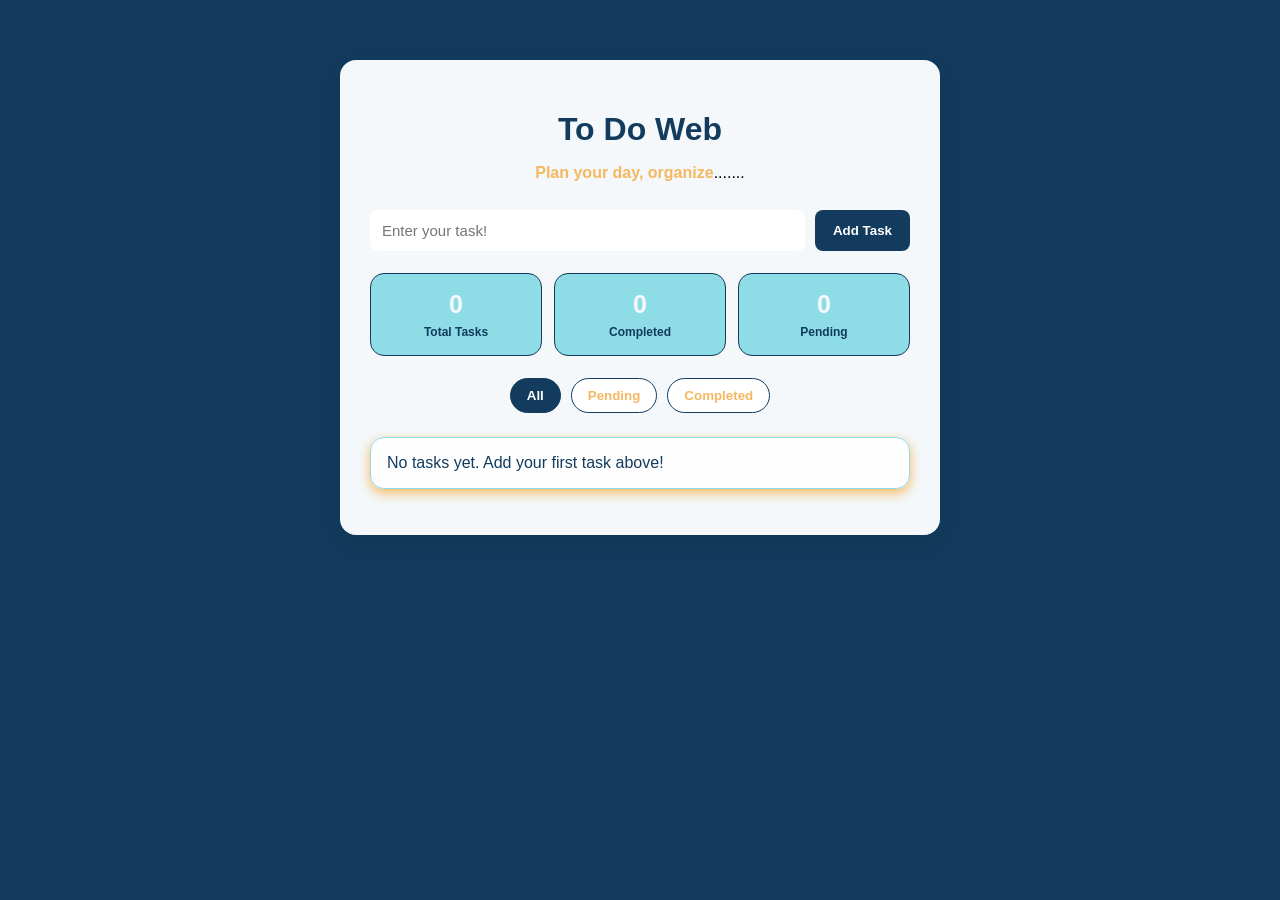
<file: index.html>
<!DOCTYPE html>
<html lang="en">
<head>
    <meta charset="UTF-8">
    <meta name="viewport" content="width=device-width, initial-scale=1.0">

    <title>To Do</title>
    <link rel="stylesheet" href="style.css">
</head>
<body>

    <div class="container">

    <h1>To Do Web</h1>
    <p class="subtitle" id="msg">
    </p>

    <div class="task-form">
        <input
            type="text"
            id="taskInput"
            placeholder="Enter your task!"
        >

        <button id="addTaskBtn">Add Task</button>
    </div>

    
<div class="task-stats">
    <div class="stat-card">
        <span class="stat-number" id="totalTasks">0</span>
        <span class="stat-label">Total Tasks</span>
    </div>

    <div class="stat-card">
        <span class="stat-number" id="completedTasks">0</span>
        <span class="stat-label">Completed</span>
    </div>

    <div class="stat-card">
        <span class="stat-number" id="pendingTasks">0</span>
        <span class="stat-label">Pending</span>
    </div>
</div>
    

<div class="task-filters">
    <button type="button" class="filter-btn active" data-filter="all">
        All
    </button>

    <button type="button" class="filter-btn" data-filter="pending">
        Pending
    </button>

    <button type="button" class="filter-btn" data-filter="completed">
        Completed
    </button>
</div>


    <ul id="taskList">
    </ul>

    </div>
    <script src="script.js"></script>
</body>
</html>
</file>
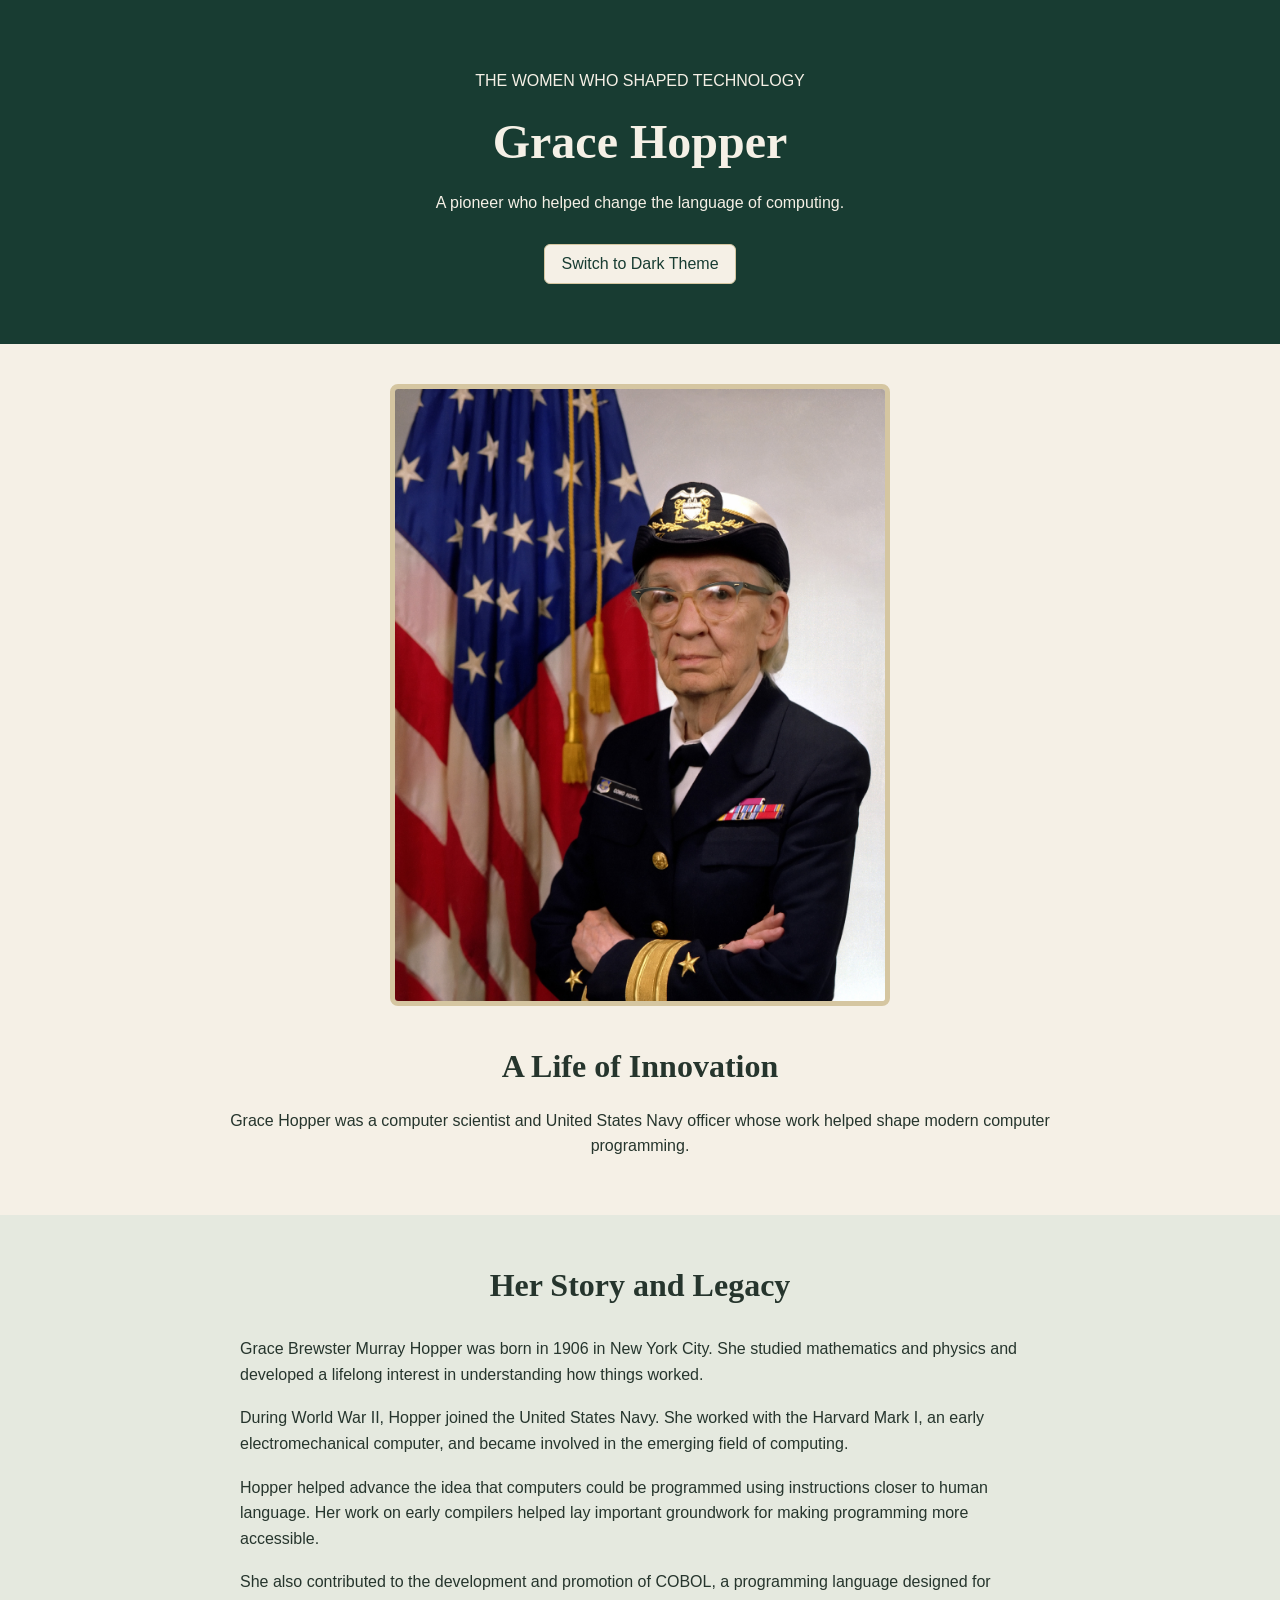
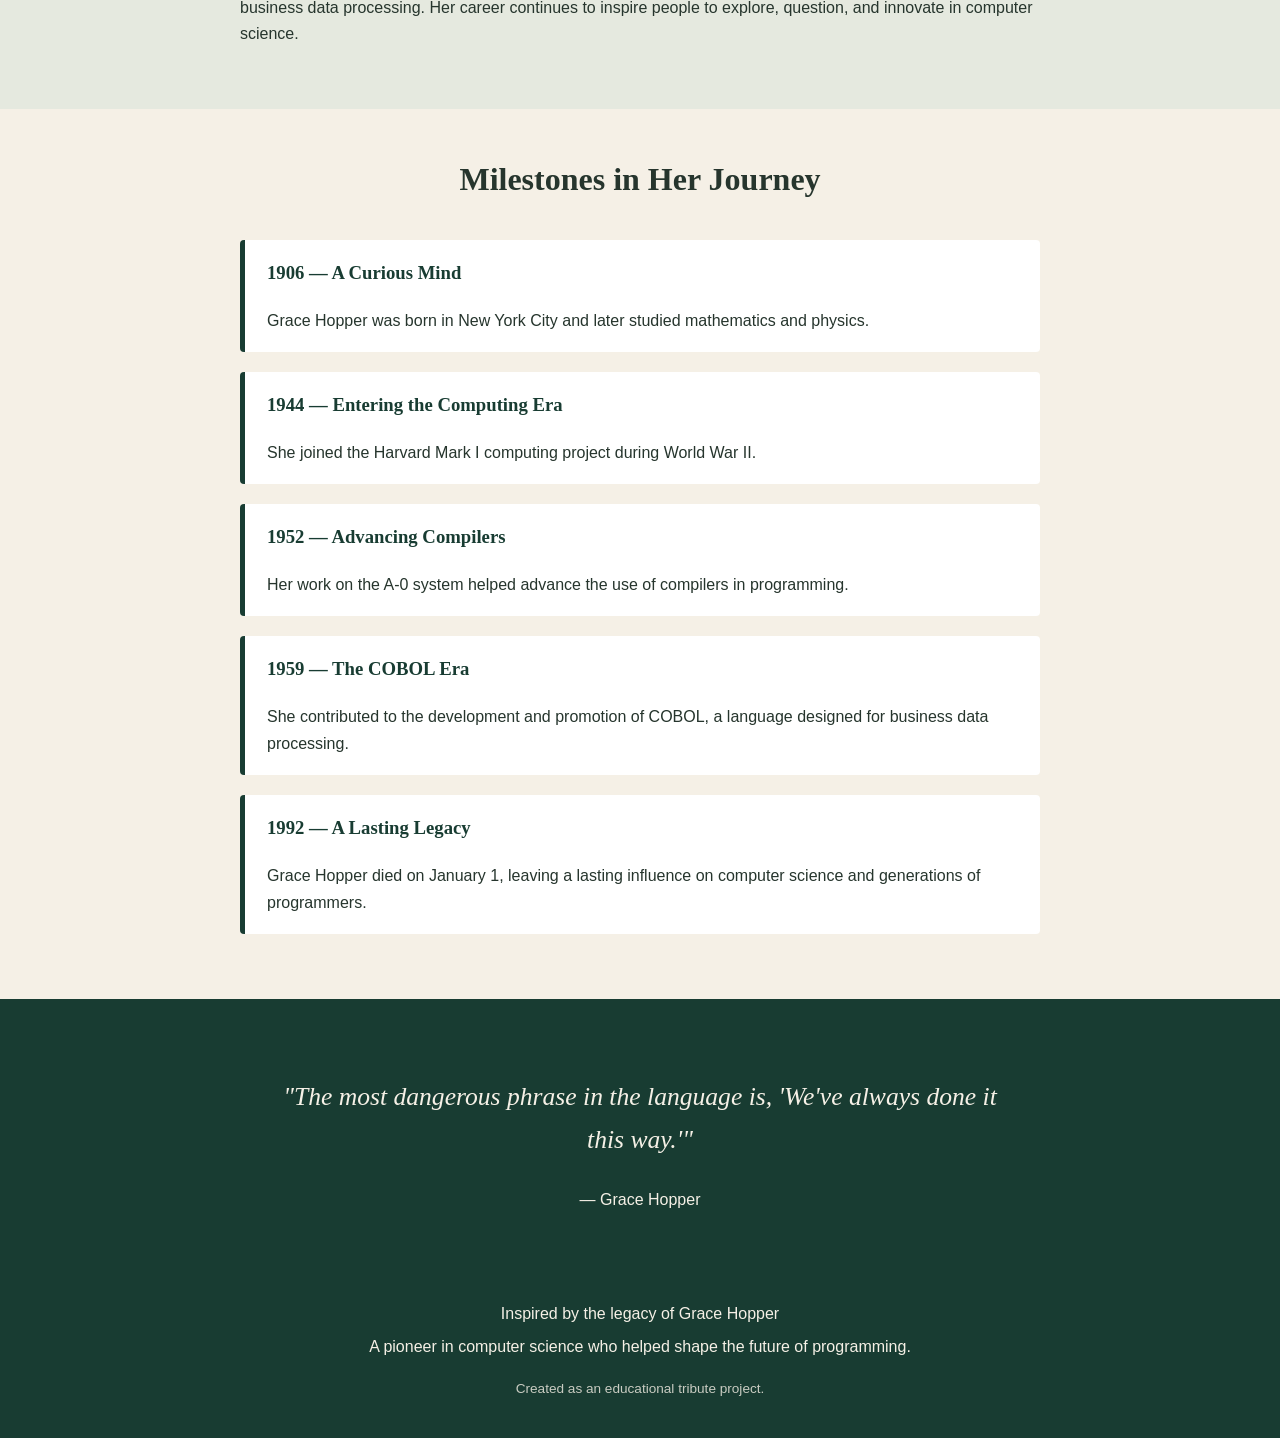
<file: WebDev-L2-Tribute Page/index.html>
<!DOCTYPE html>
<html lang="en">
<head>
    <meta charset="UTF-8">
    <meta name="viewport" content="width=device-width, initial-scale=1.0">
    <title>L2 Task2 Tribute Page</title>
    <link rel="stylesheet" href="style.css">
</head>
<body>

    <header>
        <p>THE WOMEN WHO SHAPED TECHNOLOGY</p>
        <h1>Grace Hopper</h1>
        <p>A pioneer who helped change the language of computing.</p>
        
        <button id="theme-toggle" type="button">
             Switch to Dark Theme
        </button>

    </header>

    <main>
        
<section class="intro">
    <img
        src="Grace_Hopper.jpg"
        alt="Portrait of Grace Hopper, computer science pioneer"
    >

    <h2>A Life of Innovation</h2>

    <p>
        Grace Hopper was a computer scientist and United States Navy
        officer whose work helped shape modern computer programming.
    </p>
</section>


<section class="biography">
    <h2>Her Story and Legacy</h2>

    <p>
        Grace Brewster Murray Hopper was born in 1906 in New York City.
        She studied mathematics and physics and developed a lifelong
        interest in understanding how things worked.
    </p>

    <p>
        During World War II, Hopper joined the United States Navy.
        She worked with the Harvard Mark I, an early electromechanical
        computer, and became involved in the emerging field of computing.
    </p>

    <p>
        Hopper helped advance the idea that computers could be programmed
        using instructions closer to human language. Her work on early
        compilers helped lay important groundwork for making programming
        more accessible.
    </p>

    <p>
        She also contributed to the development and promotion of COBOL,
        a programming language designed for business data processing.
        Her career continues to inspire people to explore, question,
        and innovate in computer science.
    </p>
</section>


<section class="achievements">
    <h2>Milestones in Her Journey</h2>

    <div class="timeline">

        <div class="timeline-item">
            <h3>1906 — A Curious Mind</h3>
            <p>
                Grace Hopper was born in New York City and later studied
                mathematics and physics.
            </p>
        </div>

        <div class="timeline-item">
            <h3>1944 — Entering the Computing Era</h3>
            <p>
                She joined the Harvard Mark I computing project during
                World War II.
            </p>
        </div>

        <div class="timeline-item">
            <h3>1952 — Advancing Compilers</h3>
            <p>
                Her work on the A-0 system helped advance the use of
                compilers in programming.
            </p>
        </div>

        <div class="timeline-item">
            <h3>1959 — The COBOL Era</h3>
            <p>
                She contributed to the development and promotion of COBOL,
                a language designed for business data processing.
            </p>
        </div>

        <div class="timeline-item">
            <h3>1992 — A Lasting Legacy</h3>
            <p>
                Grace Hopper died on January 1, leaving a lasting influence
                on computer science and generations of programmers.
            </p>
        </div>

    </div>
</section>


<section class="quote-section">
    <blockquote>
        <p>
            "The most dangerous phrase in the language is,
            'We've always done it this way.'"
        </p>
        <cite>— Grace Hopper</cite>
    </blockquote>
</section>



    </main>

    
<footer class="site-footer">
    <p>Inspired by the legacy of Grace Hopper</p>

    <p>
        A pioneer in computer science who helped shape
        the future of programming.
    </p>

    <p class="copyright">
        Created as an educational tribute project.
    </p>
</footer>

<button id="back-to-top" type="button">⬆️ Back to Top</button>


<script src="script.js"></script>

</body>
</html>
</file>
<file: style.css>
/* 1. Basic page settings */
* {
    box-sizing: border-box;
}

body {
    margin: 0;
    font-family: Arial, sans-serif;
    /* background-color: #f3f6fc; */
    background-color:  #123B5D;
    color: white;
    }

/* 2. Main app container */
.container {
    width: 90%;
    max-width: 600px;
    margin: 60px auto;
    padding: 30px;
    background-color: #F4F8FB;
    border-radius: 16px;
    box-shadow: 0 8px 25px rgba(0, 0, 0, 0.08);
}



/* 3. Heading */
h1 {
    margin-bottom: 8px;
    color: #123B5D;
    text-align: center;
    
}

.subtitle {
    margin-bottom: 28px;
    color: #F4B860;
    text-align: center;
    font-weight: bold;
}

/* 4. Input and button row */
.task-form {
    display: flex;
    gap: 10px;
}

#taskInput {
    flex: 1;
    min-width: 0;
    padding: 12px;
    border: none;
    border-radius: 8px;
    font-size: 15px;
}

#taskInput:hover{
    border: 2px solid #F4B860;
}


#addTaskBtn {
    padding: 12px 18px;
    border: none;
    border-radius: 8px;
    background-color:#123B5D ;
    color: white;
    font-weight: bold;
    cursor: pointer;
    

}

#addTaskBtn:hover {
    background-color: #8EDCE6;
    border: 2px solid wheat;
}

/* 5. Task list */
#taskList {
    margin-top: 24px;
    padding: 0;
    list-style: none;
}

/* 6. Smaller screens */
@media (max-width: 480px) {
    .container {
        margin: 25px auto;
        padding: 20px;
    }

    .task-form {
        flex-direction: column;
    }
}


#msg {
    font-weight: bold;
}


#msg::after {
    content: ".......";
    color: black;
    font-weight: normal;
    animation: blink 0.7s steps(1) infinite;
}

@keyframes blink {
    50% {
        opacity: 0;
    }
}


#msg.typing-done::after {
    display: none;
}


#taskList li.completed {
    background-color: #8EDCE6;
    border-color: #197B8A;
    opacity: 0.8;
}

#taskList li.completed .task-title {
    text-decoration: line-through;
    color: white;
}

#taskList li.completed .task-timestamp {
    color: #F4B860;
}




/* Task item layout */
#taskList li {
    display: flex;
    align-items: center;
    gap: 10px;
    margin-bottom: 14px;
    padding: 16px;
    background: rgba(255, 255, 255, 0.92);
    border: 1px solid #8EDCE6;
    border-radius: 14px;
    box-shadow: 0 4px 12px #F4B860;
    transition: transform 0.2s ease, box-shadow 0.2s ease;
    color: #123B5D;
}

#taskList li:hover {
    transform: translateY(-2px);
    box-shadow: 0 7px 16px #F4B860;
}

/* Task checkbox */
#taskList input[type="checkbox"] {
    width: 18px;
    height: 18px;
    flex-shrink: 0;
    accent-color: #F4B860;
    cursor: pointer;
}


/* Task title and date/time layout */
.task-details {
    display: flex;
    flex-direction: column;
    align-items: flex-start;
    flex: 1;
    min-width: 0;
    gap: 4px;
}

.task-title {
    display: block;
    overflow-wrap: anywhere;
    line-height: 1.5;
}

.task-timestamp {
    display: block;
    font-size: 12px;
    color: #8EDCE6;
    opacity: 0.85;
}


/* Shared button styling */
.edit-btn,
.delete-btn {
    padding: 9px 13px;
    border: none;
    border-radius: 9px;
    font-weight: bold;
    cursor: pointer;
    transition: background-color 0.2s ease;
}

.edit-btn {
    background-color: #F4B860;
    color: #123B5D;}

.edit-btn:hover {
    background-color: #ffffff;
}

.delete-btn {
    background-color: #123B5D;
    color: #ffffff;}

.delete-btn:hover {
    background-color: #8EDCE6;
}



/* Keyboard accessibility */
#taskInput:focus {
    outline-offset: 2px;
}

button:focus-visible {
    outline: 2px solid #6543a5;
    outline-offset: 3px;
}

/* Mobile layout */
@media (max-width: 480px) {
    #taskList li {
        flex-wrap: wrap;
        padding: 12px;
        gap: 8px;
    }

    .task-title {
        flex-basis: calc(100% - 35px);
    }

    .edit-btn,
    .delete-btn {
        padding: 8px 10px;
    }
}


/* Task statistics */
.task-stats {
    display: grid;
    grid-template-columns: repeat(3, minmax(0, 1fr));
    gap: 12px;
    margin-top: 22px;
    margin-bottom: 22px;
}

.stat-card {
    display: flex;
    flex-direction: column;
    align-items: center;
    gap: 6px;
    padding: 16px 8px;
    background: #8EDCE6;
    border: 1px solid #123B5D;
    border-radius: 14px;
    text-align: center;
}

.stat-number {
    font-size: 25px;
    font-weight: bold;
    color: #F4F8FB;
}

.stat-label {
    font-size: 12px;
    color: #123B5D;
    font-weight: bold;
}

@media (max-width: 360px) {
    .task-stats {
        gap: 6px;
    }

    .stat-number {
        font-size: 21px;
    }

    .stat-label {
        font-size: 11px;
    }
} 


/* Task filters */
.task-filters {
    display: flex;
    justify-content: center;
    gap: 10px;
    margin: 20px 0;
    flex-wrap: wrap;
}

.filter-btn {
    padding: 9px 16px;
    border: 1px solid #123B5D;
    border-radius: 20px;
    background-color: #ffffff;
    color: #F4B860;
    font-weight: bold;
    cursor: pointer;
}

.filter-btn:hover {
    background-color: #8EDCE6;
}

.filter-btn.active {
    background-color: #123B5D;
    border-color: #123B5D;
    color: #ffffff;
}
</file>
<file: WebDev-L2-Tribute Page/style.css>
/* Basic page settings */
* {
    box-sizing: border-box;
}

body {
    margin: 0;
    font-family: Arial, sans-serif;
    background-color: #f5f0e6;
    color: #26352d;
    line-height: 1.6;
}

/*Header Section */
header {
    background-color: #183c32;
    color: #f5f0e6;
    text-align: center;
    padding: 60px 20px;
}

header h1 {
    font-family: Georgia, serif;
    font-size: 3rem;
    margin: 10px 0;
}

header p {
    margin: 8px 0;
}


/* Introduction section */
.intro {
    text-align: center;
    padding: 40px 20px;
    max-width: 900px;
    margin: 0 auto;
}

.intro img {
    width: 500px;
    max-width: 100%;
    height: auto;
    border: 5px solid #d5c6a1;
    border-radius: 8px;
}

.intro h2 {
    font-family: Georgia, serif;
    font-size: 2rem;
    margin-bottom: 10px;
}


/* Biography section */
.biography {
    background-color: #e5e9df;
    padding: 45px 25px;
}

.biography h2 {
    font-family: Georgia, serif;
    text-align: center;
    font-size: 2rem;
    margin-top: 0;
    margin-bottom: 25px;
}

.biography p {
    max-width: 800px;
    margin: 0 auto 18px;
    font-size: 1rem;
}


/* Achievements timeline */
.achievements {
    background-color: #f5f0e6;
    padding: 45px 20px;
}

.achievements h2 {
    font-family: Georgia, serif;
    text-align: center;
    font-size: 2rem;
    margin-top: 0;
    margin-bottom: 35px;
}

.timeline {
    max-width: 800px;
    margin: 0 auto;
}

.timeline-item {
    background-color: #ffffff;
    border-left: 5px solid #183c32;
    padding: 18px 22px;
    margin-bottom: 20px;
    border-radius: 4px;
}

.timeline-item h3 {
    font-family: Georgia, serif;
    color: #183c32;
    margin-top: 0;
}

.timeline-item p {
    margin-bottom: 0;
    line-height: 1.7;
}


/* Inspirational quote */
.quote-section {
    background-color: #183c32;
    color: #f5f0e6;
    padding: 50px 20px;
    text-align: center;
}

.quote-section blockquote {
    max-width: 750px;
    margin: 0 auto;
}

.quote-section blockquote p {
    font-family: Georgia, serif;
    font-size: 1.6rem;
    font-style: italic;
    line-height: 1.7;
}

.quote-section cite {
    display: block;
    margin-top: 20px;
    font-family: Arial, sans-serif;
    font-size: 1rem;
    font-style: normal;
}


/* Responsive design for smaller screens */
@media (max-width: 600px) {
    header {
        padding: 40px 15px;
    }

    header h1 {
        font-size: 2.2rem;
    }

    .intro,
    .biography,
    .achievements,
    .quote-section {
        padding: 30px 15px;
    }

    .intro img {
        width: 180px;
    }

    .biography h2,
    .achievements h2 {
        font-size: 1.7rem;
    }

    .timeline-item {
        padding: 15px;
    }

    .quote-section blockquote p {
        font-size: 1.25rem;
    }
}


/* Footer */
.site-footer {
    background-color: #183c32;
    color: #f5f0e6;
    text-align: center;
    padding: 30px 20px;
}

.site-footer p {
    margin: 8px 0;
}

.site-footer .copyright {
    margin-top: 18px;
    font-size: 0.85rem;
    opacity: 0.8;
}


/* Dark theme */
body.dark-theme {
    background-color: #17231e;
    color: #f5f0e6;
}

body.dark-theme .intro,
body.dark-theme .achievements {
    background-color: #17231e;
}

body.dark-theme .biography {
    background-color: #26352d;
}

body.dark-theme .timeline-item {
    background-color: #34443b;
    color: #f5f0e6;
}

body.dark-theme .timeline-item h3 {
    color: #f5f0e6;
}

#theme-toggle {
    margin-top: 20px;
    padding: 10px 16px;
    border: 1px solid #d5c6a1;
    border-radius: 6px;
    background-color: #f5f0e6;
    color: #183c32;
    cursor: pointer;
    font-size: 1rem;
}

#theme-toggle:hover {
    opacity: 0.25;
}


#back-to-top {
    display: none;
    position: fixed;
    bottom: 25px;
    right: 25px;
    padding: 12px 16px;
    background-color: #ffffff;
    color: #000000;
    border: 1px solid #d5c6a1;
    border-radius: 6px;
    cursor: pointer;
    font-size: 1rem;
    z-index: 1000;
}

#back-to-top:hover {
    opacity: 0.25;
}
</file>
